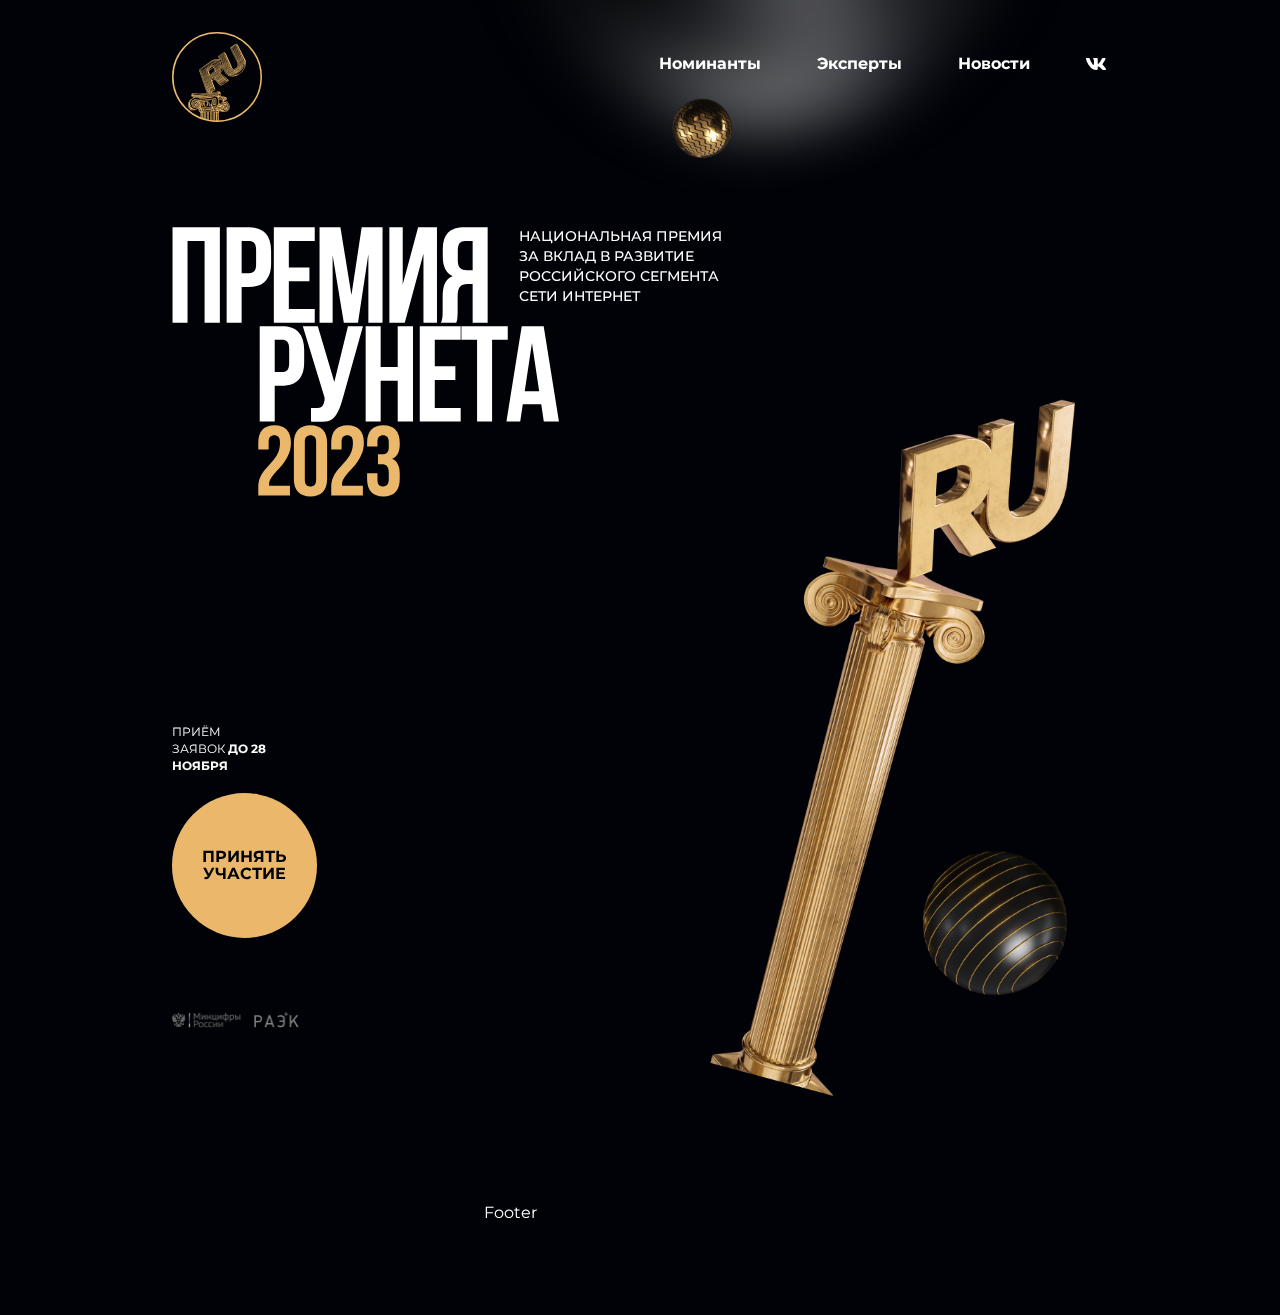
<file: public/index.html>
<!DOCTYPE html>
<html lang="ru">
	<head>
		<meta charset="utf-8">
		<title>Главная</title>
		<meta name="description" content="о чем страница">
		<meta http-equiv="X-UA-Compatible" content="IE=edge">
		<meta name="viewport" content="width=device-width,initial-scale=1.0,  shrink-to-fit=no, viewport-fit=cover">
		<link type="image/ico" href="img/favicon.ico" rel="shortcut icon"><meta name="format-detection" content="telephone=no"> 
		<link href="libs/swiper/swiper-bundle.min.css" rel="stylesheet"/>
		<link href="libs/@fancyapps/ui/fancybox/fancybox.css" rel="stylesheet"/>
		<link href="css/custom-bootstrap.min.css" rel="stylesheet"/>
		<link href="css/main.min.css" rel="stylesheet"/>
		<script>
			function addBlock(elem) {
				fetch(`parts/${elem}.html`)
					.then(response => response.text())
					.then( text => {
						const wrap = document.querySelector(`#${elem}Wrap`);
						wrap.insertAdjacentHTML('afterend', text);
						wrap.previousElementSibling.remove()
						wrap.remove();
					});
			}
		</script>
	</head>
	<body class="main-page">
		<div class="main-wrapper">
			<script>addBlock(`header`)</script>
			<div id="headerWrap"></div>
			<main>
				<!-- start headerBlock-->
				<div class="headerBlock section" id="headerBlock">
					<div class="container">
						<div class="headerBlock__header-container">
							<h1 class="visually-hidden">Премя рунета 2023</h1>
							<picture>
								<source srcset="img/header-title.svg" media="(min-width: 576px)"/><img src="img/header-title-sm.svg"/>
							</picture>
							<div class="headerBlock__subtitle">НАЦИОНАЛЬНАЯ ПРЕМИЯ ЗА ВКЛАД В РАЗВИТИЕ РОССИЙСКОГО СЕГМЕНТА СЕТИ ИНТЕРНЕТ
							</div>
						</div>
						<div class="headerBlock__row">
							<div class="headerBlock__links-block">
								<a class="headerBlock__ministry" href="#">
									<picture>
										<source srcset="img/ministry.png" media="(min-width: 1440px)"/><img src="img/ministry-sm.png"/>
									</picture>
								</a>
								<a class="headerBlock__association" href="#">
									<picture>
										<source srcset="img/association.png" media="(min-width: 1440px)"/><img src="img/association-sm.png"/>
									</picture>
								</a>
							</div>
							<div class="headerBlock__action-block">
								<p>приём заявок <span>до 28 НОЯБРЯ</span></p>
								<a class="headerBlock__btn main-btn main-btn--lg" href="#">Принять участие
								</a>
							</div>
						</div><img class="sphere-strip d-none d-sm-block" src="img/sphere-strip.png" alt="" loading="lazy"/><img class="premia d-none d-sm-block" src="img/premia.png" alt="" loading="lazy"/>
					</div><img class="sphere-gold d-none d-sm-block" src="img/sphere-gold.png" alt="" loading="lazy"/>
				</div>
				<!-- end headerBlock-->
			</main>
			<script>addBlock(`footer`)</script>
			<div id="footerWrap"></div>
		</div>
		<script src="libs/jquery/jquery.min.js"></script>
		<script src="libs/@fancyapps/ui/fancybox/fancybox.umd.js"> </script>
		<script src="libs/swiper/swiper-bundle.min.js"> </script>
		<script src="libs/inputmask/inputmask.min.js"> </script>
		<script src="js/JSCCommon.js"></script>
		<script src="js/common.js"></script>
	</body>
</html>
</file>
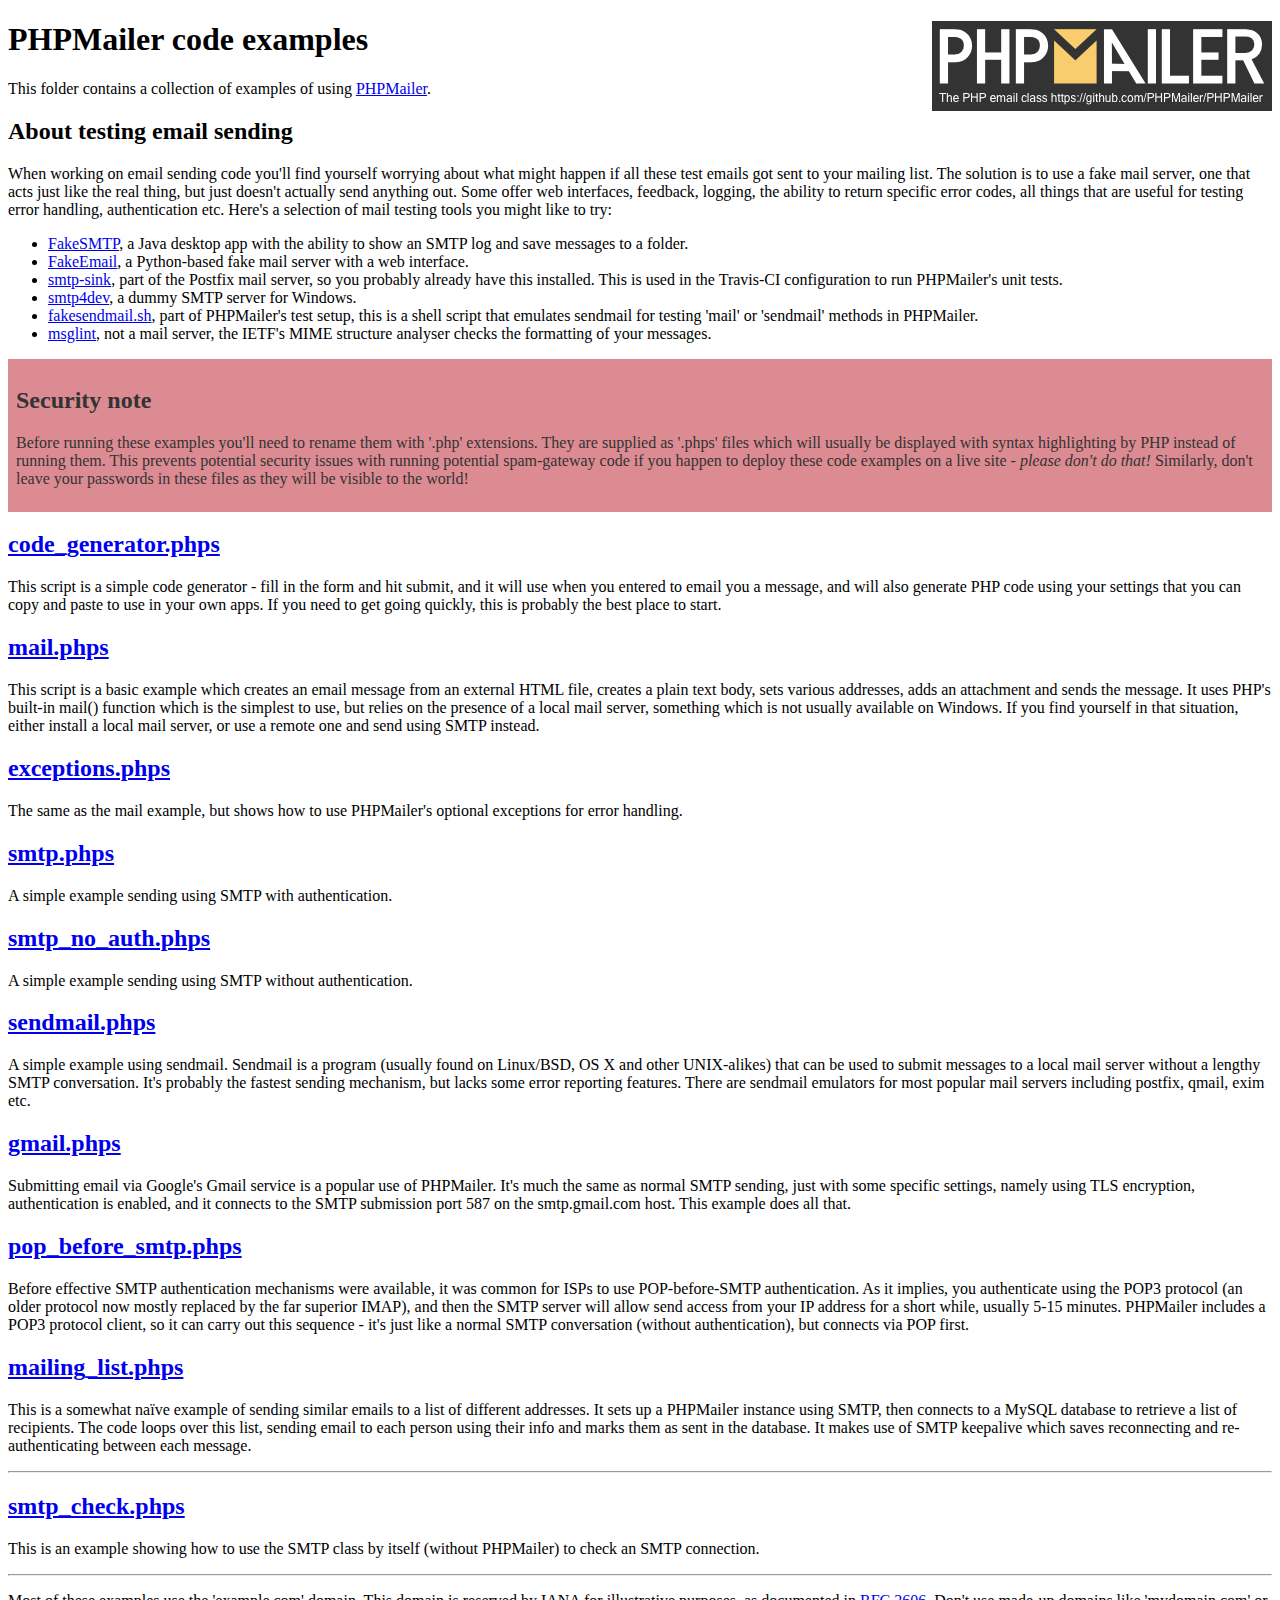
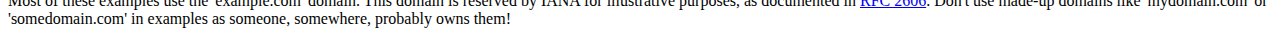
<file: public/vendor/phpmailer/phpmailer/examples/index.html>
<!DOCTYPE html>
<html>
<head>
	<meta charset="UTF-8">
	<title>PHPMailer Examples</title>
</head>
<body>
<h1>PHPMailer code examples<a href="https://github.com/PHPMailer/PHPMailer"><img src="images/phpmailer.png" style="float:right; border:0;" alt="PHPMailer logo"></a></h1>
<p>This folder contains a collection of examples of using <a href="https://github.com/PHPMailer/PHPMailer">PHPMailer</a>.</p>
<h2>About testing email sending</h2>
<p>When working on email sending code you'll find yourself worrying about what might happen if all these test emails got sent to your mailing list. The solution is to use a fake mail server, one that acts just like the real thing, but just doesn't actually send anything out. Some offer web interfaces, feedback, logging, the ability to return specific error codes, all things that are useful for testing error handling, authentication etc. Here's a selection of mail testing tools you might like to try:</p>
<ul>
  <li><a href="https://github.com/Nilhcem/FakeSMTP">FakeSMTP</a>, a Java desktop app with the ability to show an SMTP log and save messages to a folder. </li>
  <li><a href="https://github.com/isotoma/FakeEmail">FakeEmail</a>, a Python-based fake mail server with a web interface.</li>
  <li><a href="http://www.postfix.org/smtp-sink.1.html">smtp-sink</a>, part of the Postfix mail server, so you probably already have this installed. This is used in the Travis-CI configuration to run PHPMailer's unit tests.</li>
  <li><a href="http://smtp4dev.codeplex.com">smtp4dev</a>, a dummy SMTP server for Windows.</li>
  <li><a href="https://github.com/PHPMailer/PHPMailer/blob/master/test/fakesendmail.sh">fakesendmail.sh</a>, part of PHPMailer's test setup, this is a shell script that emulates sendmail for testing 'mail' or 'sendmail' methods in PHPMailer.</li>
  <li><a href="http://tools.ietf.org/tools/msglint/">msglint</a>, not a mail server, the IETF's MIME structure analyser checks the formatting of your messages.</li>
</ul>
<div style="padding: 8px; color: #333333; background-color: #dc8b92">
<h2>Security note</h2>
<p>Before running these examples you'll need to rename them with '.php' extensions. They are supplied as '.phps' files which will usually be displayed with syntax highlighting by PHP instead of running them. This prevents potential security issues with running potential spam-gateway code if you happen to deploy these code examples on a live site - <em>please don't do that!</em> Similarly, don't leave your passwords in these files as they will be visible to the world!</p>
</div>
<h2><a href="code_generator.phps">code_generator.phps</a></h2>
<p>This script is a simple code generator - fill in the form and hit submit, and it will use when you entered to email you a message, and will also generate PHP code using your settings that you can copy and paste to use in your own apps. If you need to get going quickly, this is probably the best place to start.</p>
<h2><a href="mail.phps">mail.phps</a></h2>
<p>This script is a basic example which creates an email message from an external HTML file, creates a plain text body, sets various addresses, adds an attachment and sends the message. It uses PHP's built-in mail() function which is the simplest to use, but relies on the presence of a local mail server, something which is not usually available on Windows. If you find yourself in that situation, either install a local mail server, or use a remote one and send using SMTP instead.</p>
<h2><a href="exceptions.phps">exceptions.phps</a></h2>
<p>The same as the mail example, but shows how to use PHPMailer's optional exceptions for error handling.</p>
<h2><a href="smtp.phps">smtp.phps</a></h2>
<p>A simple example sending using SMTP with authentication.</p>
<h2><a href="smtp_no_auth.phps">smtp_no_auth.phps</a></h2>
<p>A simple example sending using SMTP without authentication.</p>
<h2><a href="sendmail.phps">sendmail.phps</a></h2>
<p>A simple example using sendmail. Sendmail is a program (usually found on Linux/BSD, OS X and other UNIX-alikes) that can be used to submit messages to a local mail server without a lengthy SMTP conversation. It's probably the fastest sending mechanism, but lacks some error reporting features. There are sendmail emulators for most popular mail servers including postfix, qmail, exim etc.</p>
<h2><a href="gmail.phps">gmail.phps</a></h2>
<p>Submitting email via Google's Gmail service is a popular use of PHPMailer. It's much the same as normal SMTP sending, just with some specific settings, namely using TLS encryption, authentication is enabled, and it connects to the SMTP submission port 587 on the smtp.gmail.com host. This example does all that.</p>
<h2><a href="pop_before_smtp.phps">pop_before_smtp.phps</a></h2>
<p>Before effective SMTP authentication mechanisms were available, it was common for ISPs to use POP-before-SMTP authentication. As it implies, you authenticate using the POP3 protocol (an older protocol now mostly replaced by the far superior IMAP), and then the SMTP server will allow send access from your IP address for a short while, usually 5-15 minutes. PHPMailer includes a POP3 protocol client, so it can carry out this sequence - it's just like a normal SMTP conversation (without authentication), but connects via POP first.</p>
<h2><a href="mailing_list.phps">mailing_list.phps</a></h2>
<p>This is a somewhat naïve example of sending similar emails to a list of different addresses. It sets up a PHPMailer instance using SMTP, then connects to a MySQL database to retrieve a list of recipients. The code loops over this list, sending email to each person using their info and marks them as sent in the database. It makes use of SMTP keepalive which saves reconnecting and re-authenticating between each message.</p>
<hr>
<h2><a href="smtp_check.phps">smtp_check.phps</a></h2>
<p>This is an example showing how to use the SMTP class by itself (without PHPMailer) to check an SMTP connection.</p>
<hr>
<p>Most of these examples use the 'example.com' domain. This domain is reserved by IANA for illustrative purposes, as documented in <a href="http://tools.ietf.org/html/rfc2606">RFC 2606</a>. Don't use made-up domains like 'mydomain.com' or 'somedomain.com' in examples as someone, somewhere, probably owns them!</p>
</body>
</html>
</file>
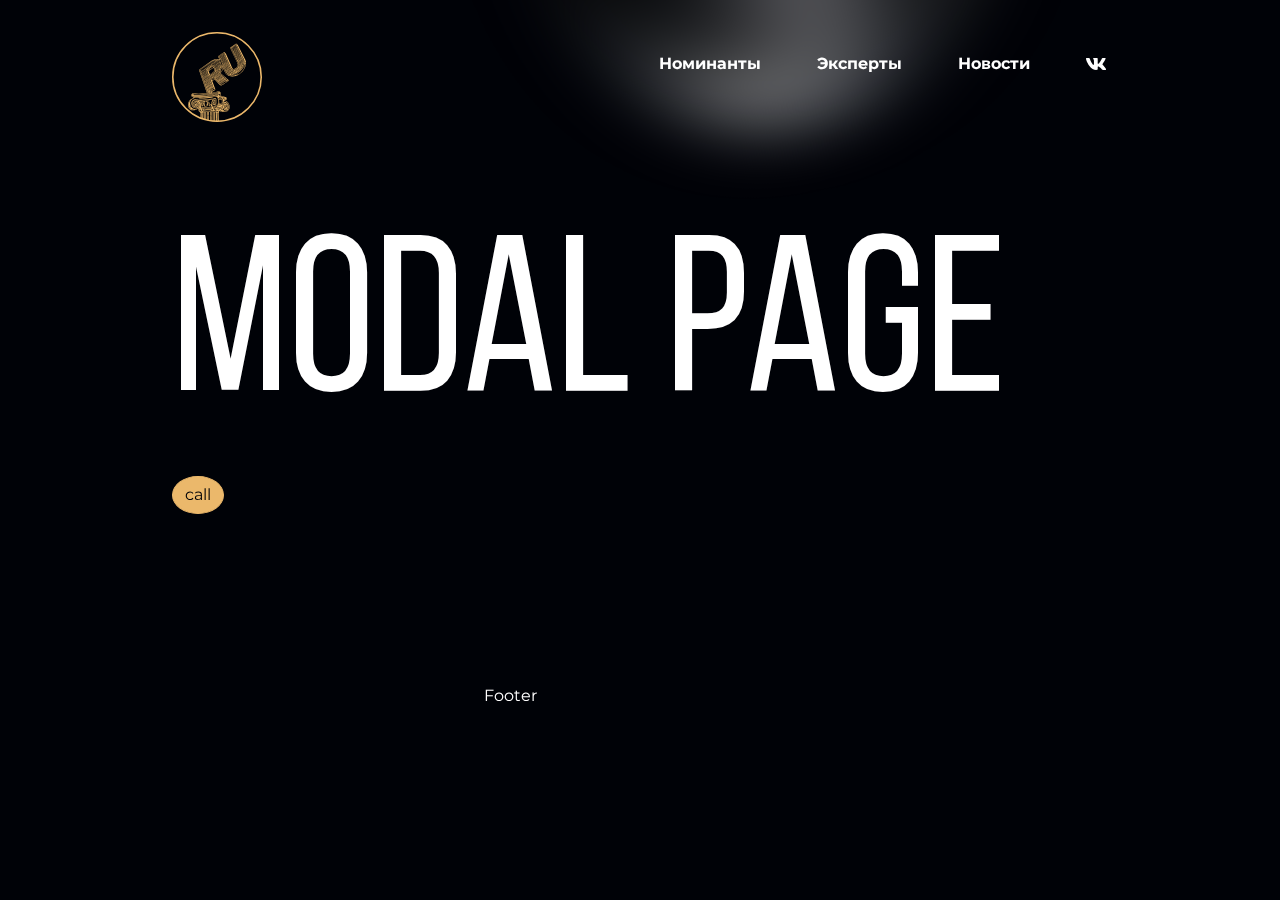
<file: public/00-modal.html>
<!DOCTYPE html>
<html lang="ru">
	<head>
		<meta charset="utf-8">
		<title>Главная</title>
		<meta name="description" content="о чем страница">
		<meta http-equiv="X-UA-Compatible" content="IE=edge">
		<meta name="viewport" content="width=device-width,initial-scale=1.0,  shrink-to-fit=no, viewport-fit=cover">
		<link type="image/ico" href="img/favicon.ico" rel="shortcut icon"><meta name="format-detection" content="telephone=no"> 
		<link href="libs/swiper/swiper-bundle.min.css" rel="stylesheet"/>
		<link href="libs/@fancyapps/ui/fancybox/fancybox.css" rel="stylesheet"/>
		<link href="css/custom-bootstrap.min.css" rel="stylesheet"/>
		<link href="css/main.min.css" rel="stylesheet"/>
		<script>
			function addBlock(elem) {
				fetch(`parts/${elem}.html`)
					.then(response => response.text())
					.then( text => {
						const wrap = document.querySelector(`#${elem}Wrap`);
						wrap.insertAdjacentHTML('afterend', text);
						wrap.previousElementSibling.remove()
						wrap.remove();
					});
			}
		</script>
	</head>
	<body class="main-page">
		<div class="main-wrapper">
			<script>addBlock(`header`)</script>
			<div id="headerWrap"></div>
			<main>
				<div class="section container">
					<h1>Modal page </h1><a class="btn btn-primary" data-fancybox data-type="ajax" href="modal/call.html">call</a>
				</div>
			</main>
			<script>addBlock(`footer`)</script>
			<div id="footerWrap"></div>
		</div>
		<script src="libs/jquery/jquery.min.js"></script>
		<script src="libs/@fancyapps/ui/fancybox/fancybox.umd.js"> </script>
		<script src="libs/swiper/swiper-bundle.min.js"> </script>
		<script src="libs/inputmask/inputmask.min.js"> </script>
		<script src="js/JSCCommon.js"></script>
		<script src="js/common.js"></script>
	</body>
</html>
</file>
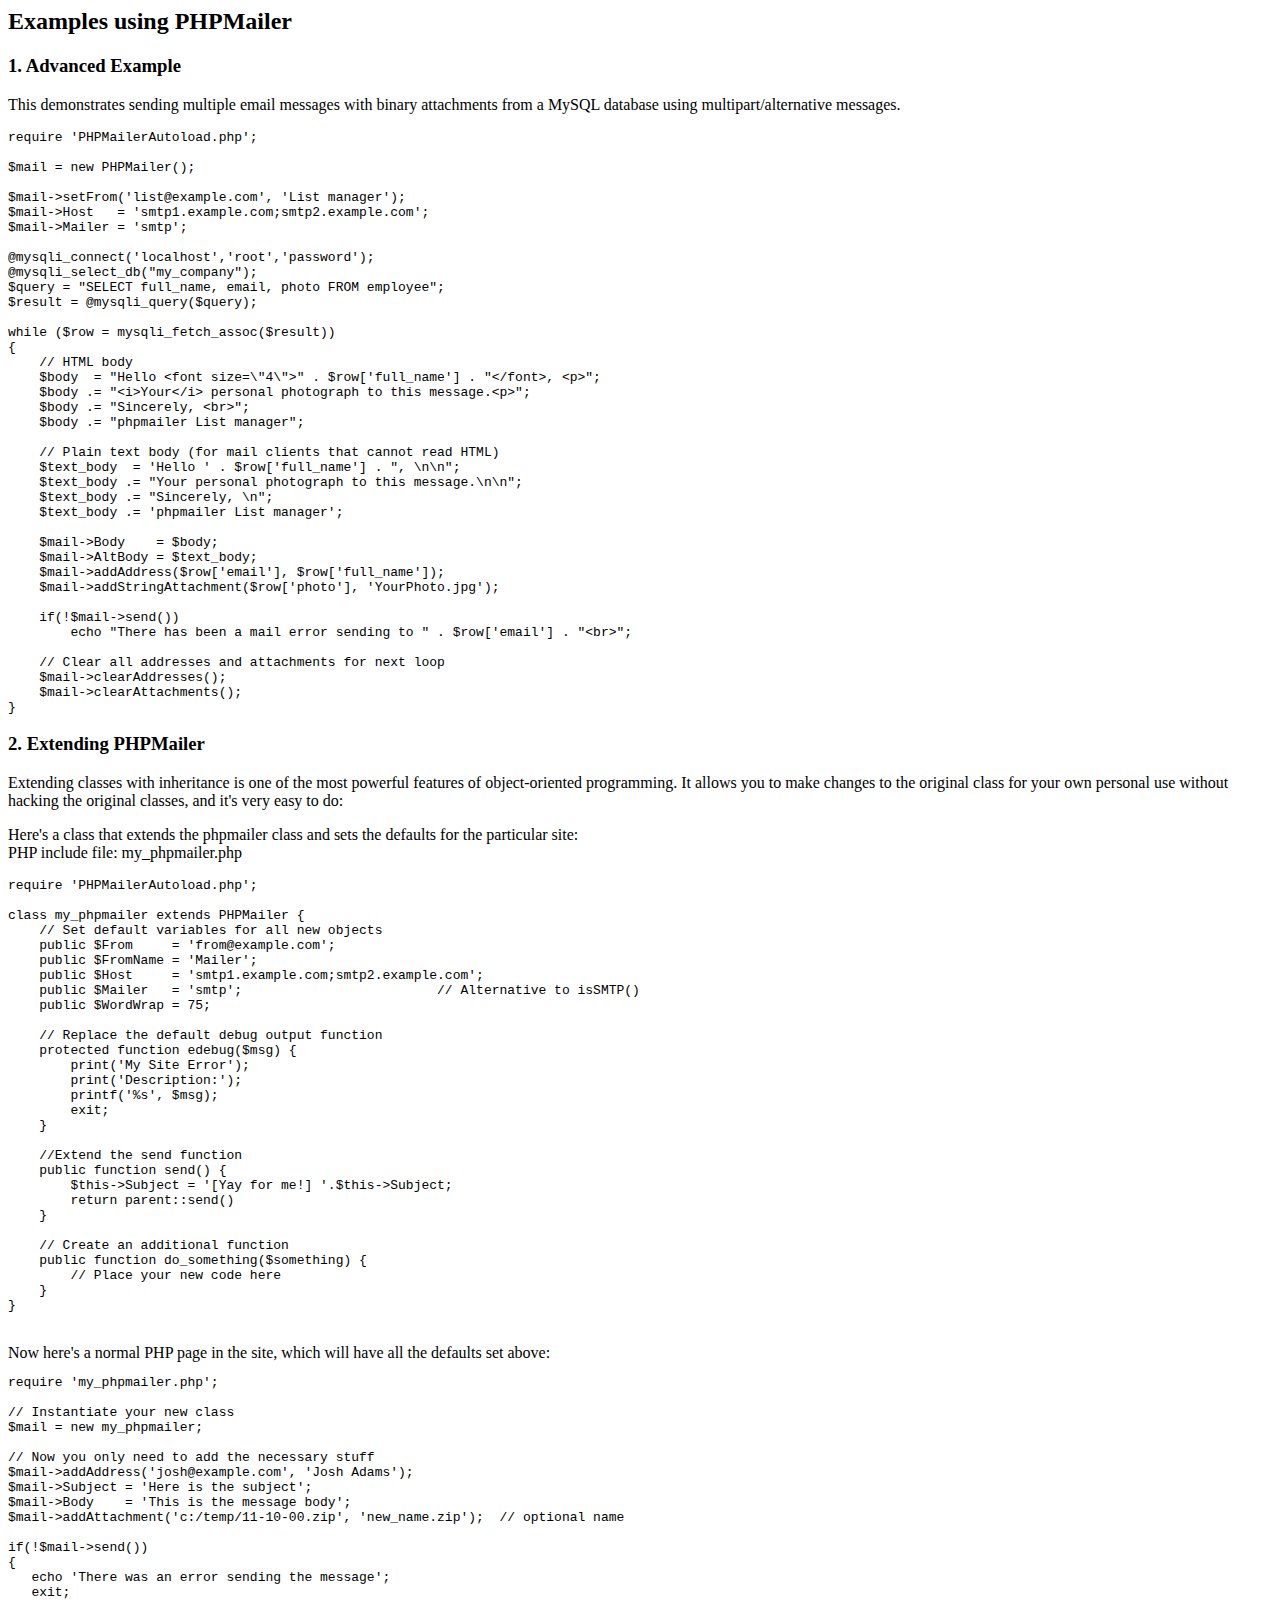
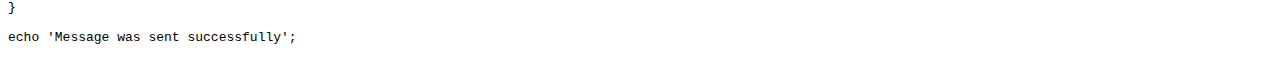
<file: public/vendor/phpmailer/phpmailer/docs/extending.html>
<html>
<head>
<title>Examples using phpmailer</title>
</head>

<body>

<h2>Examples using PHPMailer</h2>

<h3>1. Advanced Example</h3>
<p>

This demonstrates sending multiple email messages with binary attachments
from a MySQL database using multipart/alternative messages.<p>

<pre>
require 'PHPMailerAutoload.php';

$mail = new PHPMailer();

$mail->setFrom('list@example.com', 'List manager');
$mail->Host   = 'smtp1.example.com;smtp2.example.com';
$mail->Mailer = 'smtp';

@mysqli_connect('localhost','root','password');
@mysqli_select_db("my_company");
$query = "SELECT full_name, email, photo FROM employee";
$result = @mysqli_query($query);

while ($row = mysqli_fetch_assoc($result))
{
    // HTML body
    $body  = "Hello &lt;font size=\"4\"&gt;" . $row['full_name'] . "&lt;/font&gt;, &lt;p&gt;";
    $body .= "&lt;i&gt;Your&lt;/i&gt; personal photograph to this message.&lt;p&gt;";
    $body .= "Sincerely, &lt;br&gt;";
    $body .= "phpmailer List manager";

    // Plain text body (for mail clients that cannot read HTML)
    $text_body  = 'Hello ' . $row['full_name'] . ", \n\n";
    $text_body .= "Your personal photograph to this message.\n\n";
    $text_body .= "Sincerely, \n";
    $text_body .= 'phpmailer List manager';

    $mail->Body    = $body;
    $mail->AltBody = $text_body;
    $mail->addAddress($row['email'], $row['full_name']);
    $mail->addStringAttachment($row['photo'], 'YourPhoto.jpg');

    if(!$mail->send())
        echo "There has been a mail error sending to " . $row['email'] . "&lt;br&gt;";

    // Clear all addresses and attachments for next loop
    $mail->clearAddresses();
    $mail->clearAttachments();
}
</pre>
<p>

<h3>2. Extending PHPMailer</h3>
<p>

Extending classes with inheritance is one of the most
powerful features of object-oriented programming. It allows you to make changes to the
original class for your own personal use without hacking the original
classes, and it's very easy to do:

<p>
Here's a class that extends the phpmailer class and sets the defaults
for the particular site:<br>
PHP include file: my_phpmailer.php
<p>

<pre>
require 'PHPMailerAutoload.php';

class my_phpmailer extends PHPMailer {
    // Set default variables for all new objects
    public $From     = 'from@example.com';
    public $FromName = 'Mailer';
    public $Host     = 'smtp1.example.com;smtp2.example.com';
    public $Mailer   = 'smtp';                         // Alternative to isSMTP()
    public $WordWrap = 75;

    // Replace the default debug output function
    protected function edebug($msg) {
        print('My Site Error');
        print('Description:');
        printf('%s', $msg);
        exit;
    }

    //Extend the send function
    public function send() {
        $this->Subject = '[Yay for me!] '.$this->Subject;
        return parent::send()
    }

    // Create an additional function
    public function do_something($something) {
        // Place your new code here
    }
}
</pre>
<br>
Now here's a normal PHP page in the site, which will have all the defaults set above:<br>

<pre>
require 'my_phpmailer.php';

// Instantiate your new class
$mail = new my_phpmailer;

// Now you only need to add the necessary stuff
$mail->addAddress('josh@example.com', 'Josh Adams');
$mail->Subject = 'Here is the subject';
$mail->Body    = 'This is the message body';
$mail->addAttachment('c:/temp/11-10-00.zip', 'new_name.zip');  // optional name

if(!$mail->send())
{
   echo 'There was an error sending the message';
   exit;
}

echo 'Message was sent successfully';
</pre>
</body>
</html>
</file>
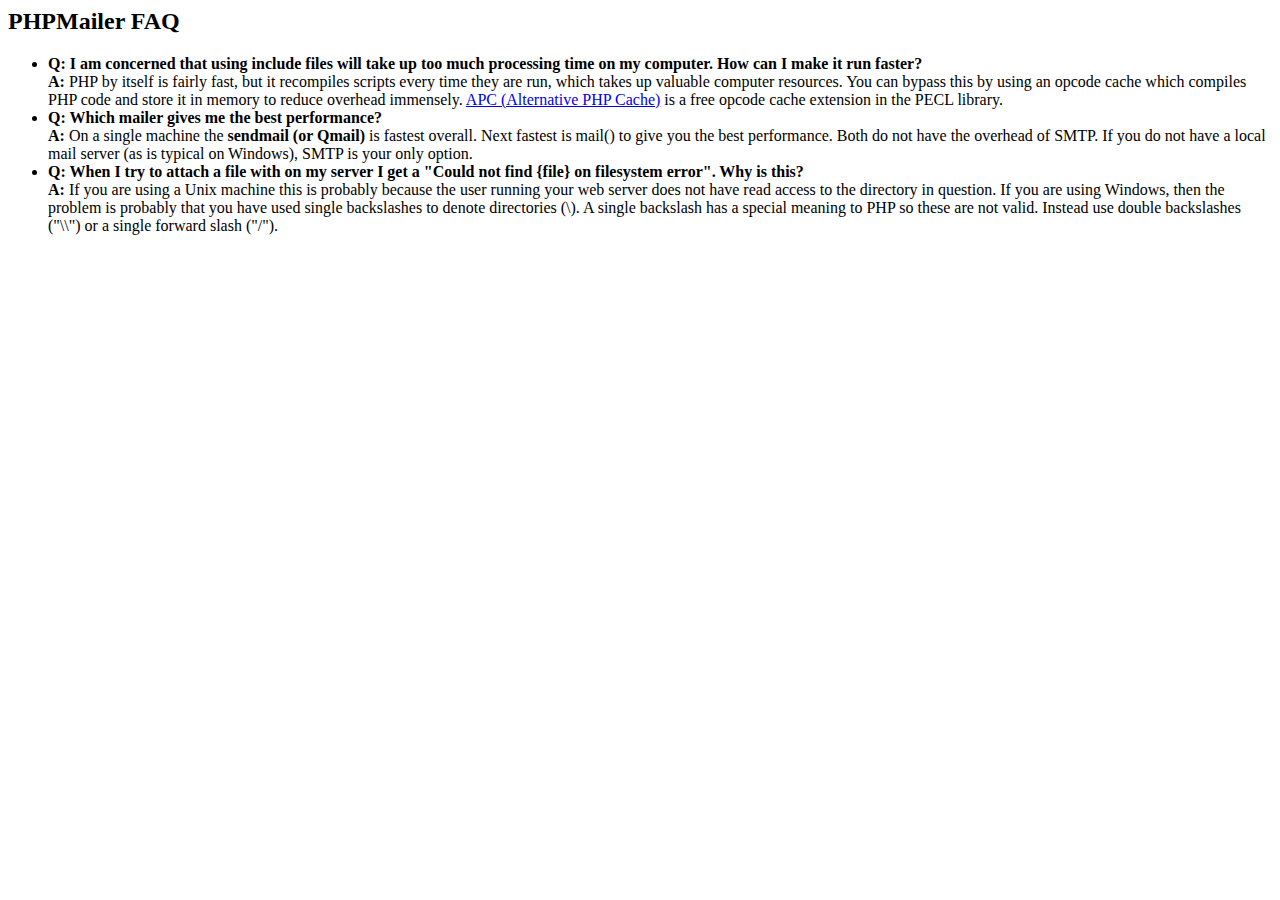
<file: public/vendor/phpmailer/phpmailer/docs/faq.html>
﻿<html>
<head>
<title>PHPMailer FAQ</title>
</head>
<body>
<h2>PHPMailer FAQ</h2>
<ul>
    <li><strong>Q: I am concerned that using include files will take up too much
    processing time on my computer. How can I make it run faster?</strong><br>
    <strong>A:</strong> PHP by itself is fairly fast, but it recompiles scripts every time they are run, which takes up valuable
    computer resources. You can bypass this by using an opcode cache which compiles
    PHP code and store it in memory to reduce overhead immensely. <a href="http://www.php.net/apc/">APC
    (Alternative PHP Cache)</a> is a free opcode cache extension in the PECL library.</li>
    <li><strong>Q: Which mailer gives me the best performance?</strong><br>
    <strong>A:</strong> On a single machine the <strong>sendmail (or Qmail)</strong> is fastest overall.
    Next fastest is mail() to give you the best performance. Both do not have the overhead of SMTP.
    If you do not have a local mail server (as is typical on Windows), SMTP is your only option.</li>
    <li><strong>Q: When I try to attach a file with on my server I get a
    "Could not find {file} on filesystem error". Why is this?</strong><br>
    <strong>A:</strong> If you are using a Unix machine this is probably because the user
    running your web server does not have read access to the directory in question. If you are using Windows,
    then the problem is probably that you have used single backslashes to denote directories (\).
    A single backslash has a special meaning to PHP so these are not
    valid. Instead use double backslashes ("\\") or a single forward
    slash ("/").</li>
</ul>
</body>
</html>
</file>
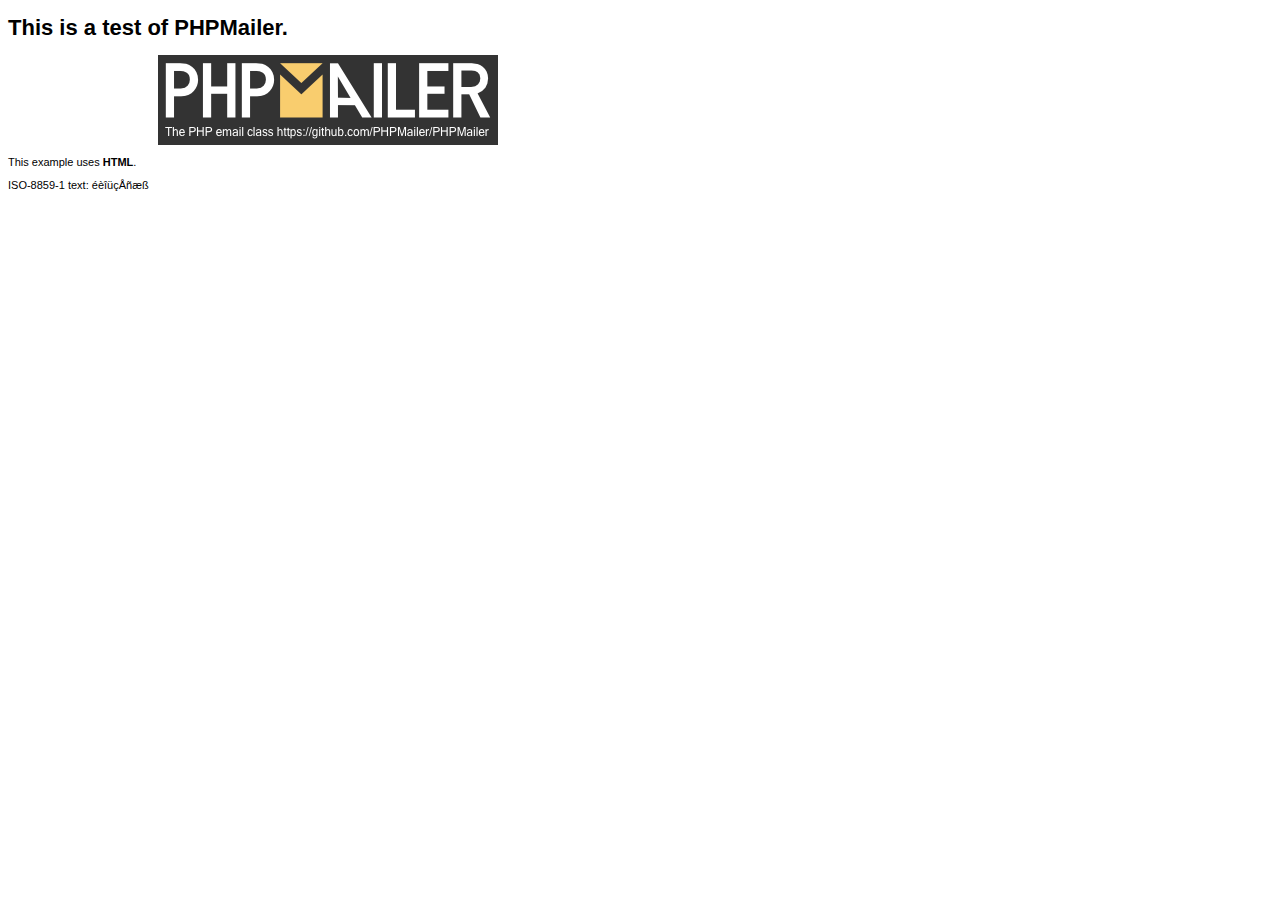
<file: public/vendor/phpmailer/phpmailer/examples/contents.html>
<!DOCTYPE HTML PUBLIC "-//W3C//DTD HTML 4.01 Transitional//EN" "http://www.w3.org/TR/html4/loose.dtd">
<html>
<head>
  <meta http-equiv="Content-Type" content="text/html; charset=iso-8859-1">
  <title>PHPMailer Test</title>
</head>
<body>
<div style="width: 640px; font-family: Arial, Helvetica, sans-serif; font-size: 11px;">
  <h1>This is a test of PHPMailer.</h1>
  <div align="center">
    <a href="https://github.com/PHPMailer/PHPMailer/"><img src="images/phpmailer.png" height="90" width="340" alt="PHPMailer rocks"></a>
  </div>
  <p>This example uses <strong>HTML</strong>.</p>
  <p>ISO-8859-1 text: ���������</p>
</div>
</body>
</html>
</file>
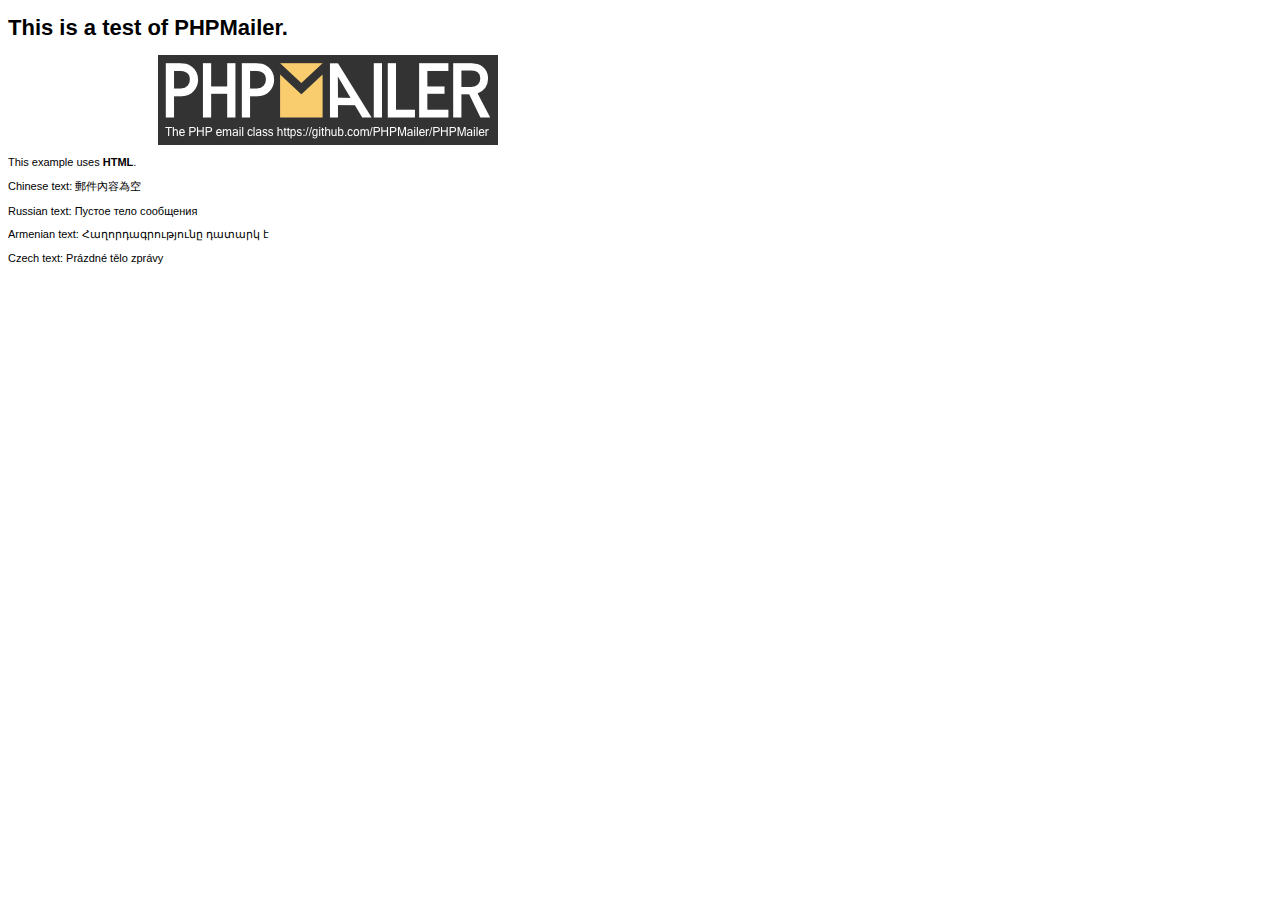
<file: public/vendor/phpmailer/phpmailer/examples/contentsutf8.html>
<!DOCTYPE HTML PUBLIC "-//W3C//DTD HTML 4.01 Transitional//EN" "http://www.w3.org/TR/html4/loose.dtd">
<html>
<head>
  <meta http-equiv="Content-Type" content="text/html; charset=utf-8">
  <title>PHPMailer Test</title>
</head>
<body>
<div style="width: 640px; font-family: Arial, Helvetica, sans-serif; font-size: 11px;">
  <h1>This is a test of PHPMailer.</h1>
  <div align="center">
    <a href="https://github.com/PHPMailer/PHPMailer/"><img src="images/phpmailer.png" height="90" width="340" alt="PHPMailer rocks"></a>
  </div>
  <p>This example uses <strong>HTML</strong>.</p>
  <p>Chinese text: 郵件內容為空</p>
  <p>Russian text: Пустое тело сообщения</p>
  <p>Armenian text: Հաղորդագրությունը դատարկ է</p>
  <p>Czech text: Prázdné tělo zprávy</p>
</div>
</body>
</html>
</file>
<file: public/css/main.min.css>
@font-face{font-display:swap;font-family:Montserrat;font-style:normal;font-weight:400;src:url(../fonts/MontserratRegular.woff2) format("woff2")}@font-face{font-display:swap;font-family:Montserrat;font-style:normal;font-weight:700;src:url(../fonts/MontserratBold.woff2) format("woff2")}@font-face{font-display:swap;font-family:Montserrat;font-style:normal;font-weight:500;src:url(../fonts/MontserratMedium.woff2) format("woff2")}@font-face{font-display:swap;font-family:BebasNeue;font-style:normal;font-weight:400;src:url(../fonts/BebasNeueRegular.woff2) format("woff2")}:root{--animate-delay:1.2s;--bs-body-font-size:16px;--sPT:2.5rem;--sPB:2.8125rem;--sTPB:1.25rem;--fancybox-content-color:var(--bs-body-color);--swiperArrowSize:4.25rem;--swiperArrowPosition:calc(var(--swiperArrowSize)*-1/2);--swiperBorderColorDef:var(--bs-primary);--swiperColorDef:var(--bs-primary);--swiperBgDef:#fff;--swiperBorderColorDefHover:var(--bs-primary);--swiperColorDefHover:var(--bs-primary);--swiperBgDefHover:#fff}.fancybox__container{--fancybox-bg:rgba(58,59,60,.77)}.pixel-perfect{background-position:center 0;display:block;height:100%;left:0;margin-left:auto;margin-right:auto;opacity:0;overflow:hidden;pointer-events:none;position:absolute;right:0;top:0;width:100%;z-index:1000}body,html{font-size:var(--bs-body-font-size)}html{-webkit-text-size-adjust:100%;-webkit-tap-highlight-color:rgba(33,36,41,0)}body.fancybox-active,body[class*=fixed]{margin-right:var(--spacing-end)}body.fancybox-active .header,body[class*=fixed] .header{padding-right:var(--spacing-end)}body.loaded_hiding{--s:0.36s;opacity:0;pointer-events:none;transition:all var(--s) ease-in-out}body.loaded_hiding:before{display:none}body.loaded{opacity:1;pointer-events:visible}body:before{--s:0.36s;-webkit-backdrop-filter:blur(5px);backdrop-filter:blur(5px);background-color:hsla(0,0%,100%,.8);content:"";height:100%;left:0;opacity:0;position:absolute;top:0;transition:all var(--s) ease-in-out;width:100%;z-index:-1}body.fancybox-active{overflow:hidden}body[class*=fixed]{-webkit-overflow-scrolling:none;left:0;overflow:hidden;overscroll-behavior:none;position:absolute;top:0;touch-action:none;width:100%;z-index:999}body[class*=fixed]:before{opacity:.76;z-index:999}.main-wrapper{overflow:hidden;position:relative;width:100%}main{flex-grow:1}.section{background-position:50%;background-repeat:no-repeat;background-size:cover;padding-bottom:var(--sPB);padding-top:var(--sPT)}.section-title{margin-bottom:var(--sTPB)}.h1{font-size:3.4375rem}.h2{font-size:3.4375rem}a:focus{color:#ebb86b}.main-btn{align-items:center;background-color:#ebb86b;border-radius:50%;color:#000207;cursor:pointer;display:flex;font-weight:700;justify-content:center;text-align:center;text-transform:uppercase;transition:background-color .3s ease-in-out}.main-btn--sm{font-size:14px;height:116px;width:116px}.main-btn--lg{font-size:16px;height:145px;width:145px}.main-btn:focus,.main-btn:hover{background-color:#fff;color:#000207}.mono{font-family:var(--bs-font-monospace)}.small{font-size:.875rem}.tdn{text-decoration:none!important}.ttu{text-transform:uppercase}.tdu{text-decoration:underline}.tdu:hover{text-decoration:none}.fw-300{font-weight:300}.fw-400{font-weight:400}.fw-900{font-weight:900}.fw-500{font-weight:500}.fw-600{font-weight:600}.fw-100{font-weight:100}.row--sm{--bg-gutter-x:1.25rem}.slick-slide img{display:inline}.image-source-link{color:#98c3d1}.slick-slide{outline:0!important}.slick-arrow{cursor:pointer;position:absolute;top:50%;transform:translateY(-50%);z-index:2}.slick-arrow.l{left:0}.slick-arrow.l svg{transform:transform(rotateY(180deg))}.slick-arrow.r{right:0}.slick-arrow svg{height:auto;width:17px}.strong{font-weight:700}ul{padding-left:0}.res-i,picture img{height:auto;max-width:100%}.img-bg{background-position:50%;background-repeat:no-repeat;background-size:cover;position:relative}.img-bg img{clip:rect(0 0 0 0);border:0;height:1px;margin:-1px;overflow:hidden;padding:0;position:absolute;width:1px}.bgs{background-position:50%;background-repeat:no-repeat;background-size:cover}.table{display:table}.tr{display:table-row}.td{display:table-cell}.tabs__btn-accordion{width:100%}.tabs__btn:hover{cursor:pointer}.tabs__content{display:none}.tabs__content.active{display:block}.invisible{clip:rect(0 0 0 0);border:0;height:1px;margin:-1px;overflow:hidden;padding:0;position:absolute;width:1px}.control-wrap{position:relative}.swiper-button-hand{--s:0.36s;background-color:var(--swiperBgDef);background-image:none;background-position:50%;background-repeat:no-repeat;background-size:cover;border:2px solid var(--swiperBorderColorDef);border-radius:50%;bottom:0;box-shadow:0 15px 60px rgba(0,0,0,.1);color:var(--swiperColorDef);height:var(--swiperArrowSize);margin:auto 0;outline:none!important;position:absolute;top:0;transition:all var(--s) ease-in-out;-webkit-user-select:none;-moz-user-select:none;user-select:none;width:var(--swiperArrowSize)}.swiper-button-hand:hover{background-color:var(--swiperBgDefHover);border-color:var(--swiperBorderColorDefHover);color:var(--swiperColorDefHover)}.swiper-button-hand .icon{font-size:.75rem}.swiper-button-hand:after{display:none}.swiper-button-hand-next{right:var(--swiperArrowPosition)}.swiper-button-hand-prev{left:var(--swiperArrowPosition)}.swiper-pagination{text-align:center;width:100%}.swiper-pagination-bullet{--s:0.36s;background-color:#e6e6e6;border-radius:50%;display:inline-block;height:8px;margin-left:.5rem;margin-right:.3125rem;opacity:1;outline:none!important;transition:all var(--s) ease-in-out;width:8px}.swiper-pagination-bullet-active,.swiper-pagination-bullet:hover{background-color:var(--bs-primary)}picture{display:block}img.object-fit-js{display:block;height:100%;-o-object-fit:cover;object-fit:cover;width:100%}.object-fit-js img,img.img-bg{-o-object-fit:cover;object-fit:cover;-o-object-position:top;object-position:top}a{--s:0.36s;transition:all var(--s) ease-in-out}.picture-bg,img.img-bg{z-index:-1}.picture-bg,.picture-bg .object-fit-js,img.img-bg,img.img-bg .object-fit-js{height:100%;left:0;position:absolute;top:0;width:100%}.bg-wrap{position:relative;z-index:2}.browsehappy{background:#000;color:#fff;font-size:10px;min-height:100px;padding-top:30px;position:absolute;top:0;width:100%;z-index:2000}iframe{border:none}.custom-scroll{--bs-primary:#dedede;scrollbar-color:var(--bs-primary) transparent;scrollbar-width:auto}.custom-scroll::-webkit-scrollbar{width:4px}.custom-scroll::-webkit-scrollbar-track{background:transparent}.custom-scroll::-webkit-scrollbar-thumb{background-color:var(--bs-primary);border:0 solid transparent;border-radius:16px}::-webkit-calendar-picker-indicator{background-image:url('data:image/svg+xml;charset=utf-8,<svg xmlns="http://www.w3.org/2000/svg" width="16" height="15" viewBox="0 0 24 24"><path fill="%23EBB86B" d="M20 3h-1V1h-2v2H7V1H5v2H4c-1.1 0-2 .9-2 2v16c0 1.1.9 2 2 2h16c1.1 0 2-.9 2-2V5c0-1.1-.9-2-2-2zm0 18H4V8h16v13z"/></svg>')}.btn,.form-control,.form-select,.select2-container--default .select2-selection--single{box-shadow:none!important}.fancybox__content :focus:not(.carousel__button.is-close){outline:none!important}.form-check,.form-check-input,.form-switch{cursor:pointer}.img-wrap-center{align-items:center;display:flex;inset:0;justify-content:center;margin:auto;position:absolute}.img-wrap-center img{height:auto;max-height:100%;max-width:100%}.img-wrap-center img.object-fit-js{height:100%;-o-object-fit:cover;object-fit:cover;width:100%}.ratiod{--ratio:3/2;aspect-ratio:var(--ratio);background-color:#ebb86b;display:block;margin-left:auto;margin-right:auto;max-width:340px;position:relative}.footer{margin-top:auto}.footer__row{--bs-gutter-y:var(--bs-gutter-x)}.footer__slide{height:auto}.form-wrap__input-wrap{margin-bottom:.9375rem}.form-wrap__input{resize:none}.form-wrap__btn{cursor:pointer;margin-bottom:.9375rem}.form-wrap label{display:block;width:100%}input[type=number]{-moz-appearance:textfield}select::-ms-expand{display:none}input::-webkit-inner-spin-button,input::-webkit-outer-spin-button{-webkit-appearance:none;margin:0}.select2-container--default .select2-selection--single{height:auto!important;padding-left:.625rem}.select2-container--default .select2-selection--single .select2-selection__rendered{padding:0}.select2-container--default .select2-selection--single .select2-selection__arrow{display:none}.headerBlock{--sPT:2rem;min-height:100vh;min-height:calc(var(--vh, 1vh)*100);position:relative}.headerBlock .container{position:relative}.headerBlock__header-container{display:flex;flex-direction:column;margin-bottom:52px}.headerBlock__header-container picture{flex-shrink:0;margin-bottom:28px;width:134px}.headerBlock__subtitle{font-size:10px;font-weight:500;line-height:150%;max-width:150px;position:relative;text-transform:uppercase}.headerBlock__row{--bs-gutter-y:var(--bs-gutter-x);display:flex;flex-direction:column-reverse}.headerBlock__links-block{display:flex}.headerBlock__ministry{margin-right:12px}.headerBlock__ministry picture{width:70px}.headerBlock__association picture{width:45px}.headerBlock__action-block{font-size:12px;font-weight:400;line-height:141%;margin-bottom:28px;max-width:104px;text-transform:uppercase}.headerBlock__action-block p{margin-bottom:18px}.headerBlock__action-block span{font-weight:700}.headerBlock__slide{height:auto}.headerBlock .sphere-gold{position:absolute;z-index:-1}.headerBlock .sphere-strip{position:absolute;z-index:-1}.headerBlock .premia{position:absolute;z-index:-1}.soc{--bs-gutter-x:10px;--bs-gutter-y:m;display:flex;margin-left:calc(var(--bs-gutter-x)*-1/2);margin-right:calc(var(--bs-gutter-x)*-1/2);margin-top:calc(var(--bs-gutter-y)*-1)}.soc>*{margin-top:calc(var(--bs-gutter-y));padding-left:calc(var(--bs-gutter-x)/2);padding-right:calc(var(--bs-gutter-x)/2)}.soc__item{--s:0.36s;display:grid;place-items:center;text-decoration:none!important;transition:all var(--s) ease-in-out;vertical-align:middle}.soc .icon{font-size:1.875rem}.counter{counter-reset:num}.counter__item{position:relative}.counter__item:before{content:counter(num);counter-increment:num}.addBlock{border:1px solid;border-radius:23px;color:var(--color,#ebb86b);display:flex;overflow:hidden;position:relative}.addBlock input{border:none;color:inherit;height:2.8125rem;text-align:center}.addBlock__btn{background:none!important;background:transparent;border:none!important;border-radius:23px;box-shadow:none!important;color:inherit;height:2.8125rem;outline:none!important;position:relative;width:1.625rem}.addBlock__btn:after,.addBlock__btn:before{background-color:currentColor;content:"";height:2px;inset:0;margin:auto;position:absolute;width:10px}.addBlock__btn--plus:after{transform:rotate(90deg)}.search-block{position:relative}.search-block input{border:none!important;font-size:14px;outline:none!important;padding-bottom:.875rem;padding-left:1.875rem;padding-top:.875rem;width:100%}.search-block .icon{border:none!important;font-size:1.25rem}.search-block button{align-items:center;background:none!important;border:none!important;display:flex;height:100%;justify-content:center;left:0;position:absolute;top:0}.breadcrumb-item{margin-right:2rem;width:auto}:root{--fancybox-content-bg:none}.fancybox__content{max-width:100%;padding:0}.modal-win{background-color:#fff;max-width:100%;padding:40px;position:relative;width:31.25rem}.modal-win .mfp-close{color:#ebb86b;font-size:40px;font-weight:100}a{outline:0!important}.modal-form{position:relative}#foot-dialog h3{font-size:2.25em}.mfp-close{--s:0.36s;background:0 0;border:0;border-radius:50%;box-shadow:none;color:#fff;cursor:pointer;display:block;font-family:Arial,Baskerville,monospace;font-size:28px;font-size:50px;font-style:normal;font-weight:100;height:56px;line-height:56px;margin-right:-5px;margin-top:-5px;opacity:.65;opacity:1;outline:0;overflow:visible;padding:0;position:absolute;right:0;text-align:center;text-decoration:none;top:0;transition:all var(--s) ease-in-out;-webkit-user-select:none;-moz-user-select:none;user-select:none;width:56px;z-index:1046}.polite .link{color:#ebb86b;cursor:pointer;text-decoration:underline}.polite .link :hover{display:none}.fancybox__container{min-height:100%;transform:none!important;width:100%!important}.fancybox-throwOutUp{animation:fancybox-throwOutUp .25s ease both}.fancybox-throwOutDown{animation:fancybox-throwOutDown .25s ease both}@keyframes fancybox-throwOutUp{0%{opacity:0;transform:translate3d(0,-5%,0)}to{opacity:1;transform:translateZ(0)}}@keyframes fancybox-throwOutDown{to{opacity:0;transform:translate3d(0,10%,0)}}.sCatalog__row{--bs-gutter-y:var(--bs-gutter-x)}.sCatalog__slide{height:auto}.product-item{background:#fff;border:1px solid #e2e2e2;border-radius:15px;display:flex;flex-direction:column;min-height:100%;overflow:hidden;position:relative}.product-item__img-wrap{--ratio:190/298;aspect-ratio:var(--ratio);display:block;position:relative}.product-item__caption{display:flex;flex-direction:column;flex-grow:1;padding:1.25rem}.sContact__row{--bs-gutter-y:var(--bs-gutter-x)}.sContact__slide{height:auto}.sContent__row{--bs-gutter-y:var(--bs-gutter-x)}.sContent__slide{height:auto}.sForm__row{--bs-gutter-y:var(--bs-gutter-x)}.sForm__slide{height:auto}.menu{font-weight:700;list-style:none;margin-bottom:0;max-width:100%;position:relative}.menu li{padding:0}.menu a{display:block;padding:1.25rem calc(var(--bs-gutter-x)/2)}.menu-mobile__inner{flex-direction:column}.toggle-menu-mobile{--h:1px;--color:#ebb86b;--position:4px;cursor:pointer;display:block;font-size:28px;height:calc(var(--h)*12);position:relative;width:1em}.toggle-menu-mobile.on span{--color:transparent}.toggle-menu-mobile.on{--position:0;--rotate:45deg}.toggle-menu-mobile span:after,.toggle-menu-mobile span:before{content:"";left:0;position:absolute}.toggle-menu-mobile span{background-color:transparent!important;bottom:0;display:block;margin-bottom:auto;margin-top:auto;position:absolute;top:0}.toggle-menu-mobile span:before{top:var(--position);transform:rotate(var(--rotate,0))}.toggle-menu-mobile span:after{bottom:var(--position);transform:rotate(calc(var(--rotate, 0)*-1))}.toggle-menu-mobile span,.toggle-menu-mobile span:after,.toggle-menu-mobile span:before{-webkit-backface-visibility:hidden;backface-visibility:hidden;background-color:var(--color);height:var(--h);transform-origin:50% 50%;transition:all .3s;width:1em}.top-nav{padding-top:1.25rem;position:relative}.top-nav__row{align-items:center}.top-nav__slide{height:auto}.top-nav .logo{display:block;height:44px;width:44px}.top-nav .top-nav__vk-link{padding:10px}.top-nav__sphere{filter:blur(21px);left:10px;position:absolute;top:-170%;transform:rotate(90deg);width:401px;z-index:-1}.topLine__row{--bs-gutter-y:var(--bs-gutter-x)}.topLine__slide{height:auto}@media (min-width:576px){.h1{font-size:8.5rem}.h2{font-size:5rem}.headerBlock__header-container{flex-direction:row}.headerBlock__header-container picture{margin-bottom:0;width:314px}.headerBlock__subtitle{font-size:14px;left:-25px;line-height:142.857%;max-width:216px}.headerBlock .sphere-gold{right:20px;top:105px;width:90px}.headerBlock .sphere-strip{bottom:33px;right:50px;width:150px}.modal-text{max-width:1000px}.top-nav{padding-top:2rem}.top-nav__row{align-items:flex-start}}@media (min-width:768px){:root{--sPT:5rem;--sPB:5.625rem;--sTPB:2.5rem}.h1{font-size:13.875rem}.h2{font-size:6.875rem}.headerBlock{--sPT:6.5625rem}.headerBlock__header-container{margin-bottom:227px}.headerBlock__header-container picture{width:387px}.headerBlock__subtitle{left:-40px}.headerBlock__action-block{margin-bottom:69px}.headerBlock .premia{right:0;top:10%;width:480px}.menu{--bs-gutter-x:36px;--bs-gutter-y:0;display:flex;margin-left:calc(var(--bs-gutter-x)*-1/2);margin-right:0;margin-top:calc(var(--bs-gutter-y)*-1);text-align:center}.menu>*{margin-top:calc(var(--bs-gutter-y));padding-left:calc(var(--bs-gutter-x)/2);padding-right:calc(var(--bs-gutter-x)/2)}.menu-mobile__inner{align-items:center;display:flex;flex-direction:row}.top-nav .logo{height:90px;width:90px}.top-nav .top-nav__vk-link{margin-left:36px;padding:0}}@media (min-width:992px){.wow{visibility:hidden}.headerBlock .sphere-gold{left:52%;right:auto;top:-30px;width:73px}.menu{--bs-gutter-x:56px;--bs-gutter-y:0;margin-left:calc(var(--bs-gutter-x)*-1/2);margin-right:0;margin-top:calc(var(--bs-gutter-y)*-1)}.menu>*{margin-top:calc(var(--bs-gutter-y));padding-left:calc(var(--bs-gutter-x)/2);padding-right:calc(var(--bs-gutter-x)/2)}.top-nav .top-nav__vk-link{margin-left:26px}.top-nav__sphere{bottom:-35%;filter:blur(33px);height:570px;left:35%;top:auto;transform:rotate(69deg);width:615px}}@media (min-width:1440px){.headerBlock{--sPT:3.75rem}.headerBlock__header-container{margin-bottom:123px}.headerBlock__header-container picture{width:470px}.headerBlock__subtitle{font-size:14px;line-height:157%;max-width:236px}.headerBlock__row{align-items:center;flex-direction:row;justify-content:space-between}.headerBlock__ministry{margin-right:29px}.headerBlock__ministry picture{width:117px}.headerBlock__association picture{width:75px}.headerBlock__action-block{align-items:center;display:flex;margin-bottom:0;max-width:none}.headerBlock__action-block p{flex-shrink:0;font-size:1.125rem;line-height:123%;margin-bottom:0;margin-right:24px;max-width:156px}.headerBlock__btn{flex-shrink:0}.headerBlock .sphere-strip{bottom:-55px;left:306px;width:146px}.headerBlock .premia{right:24%;top:-20%;width:624px}.top-nav{padding-top:3.375rem}.top-nav .logo{height:109px;width:109px}}@media (min-width:1920px){.headerBlock{--sPT:6.25rem}.headerBlock__header-container{margin-bottom:176px}.headerBlock__header-container picture{width:630px}.headerBlock__subtitle{left:-60px}.headerBlock__ministry picture{width:156px}.headerBlock__association picture{width:100px}.headerBlock__action-block p{margin-right:2.5rem}.headerBlock .sphere-gold{top:-40px;width:97px}.headerBlock .sphere-strip{bottom:-100px;left:400px;width:195px}.headerBlock .premia{right:24%;top:-20%;width:832px}.top-nav .logo{height:145px;width:145px}}@media (max-width:767.98px){.menu-mobile{--s:0.6s;background-color:#000207;max-width:85%;position:fixed!important;right:0;top:0;transition:all var(--s) ease-in-out;width:280px;will-change:transform;z-index:999}.menu-mobile:not(.active){--opacity:0;transform:translate3d(120%,0,0)}.menu-mobile:not(.active) .toggle-menu-mobile{opacity:0}.menu-mobile .toggle-menu-mobile{color:#fff;left:0;margin-left:-15%;position:absolute;right:auto;top:10px;z-index:9999}.menu-mobile .toggle-menu-mobile span:after,.menu-mobile .toggle-menu-mobile span:before{--color:#fff}.menu-mobile__inner{-webkit-overflow-scrolling:touch;display:flex;height:100vh;overflow-x:hidden;overflow-y:auto;padding:calc(env(safe-area-inset-top, 0px) + 1.25rem) 0 calc(env(safe-area-inset-bottom, 0px) + 1.25rem)}.menu-mobile.active .toggle-menu-mobile{opacity:1}.menu-mobile ul{position:relative}.menu-mobile li{border-top:1px solid hsla(0,0%,100%,.13);display:block;margin:0}.menu-mobile li a{display:block;padding:10px}}
</file>
